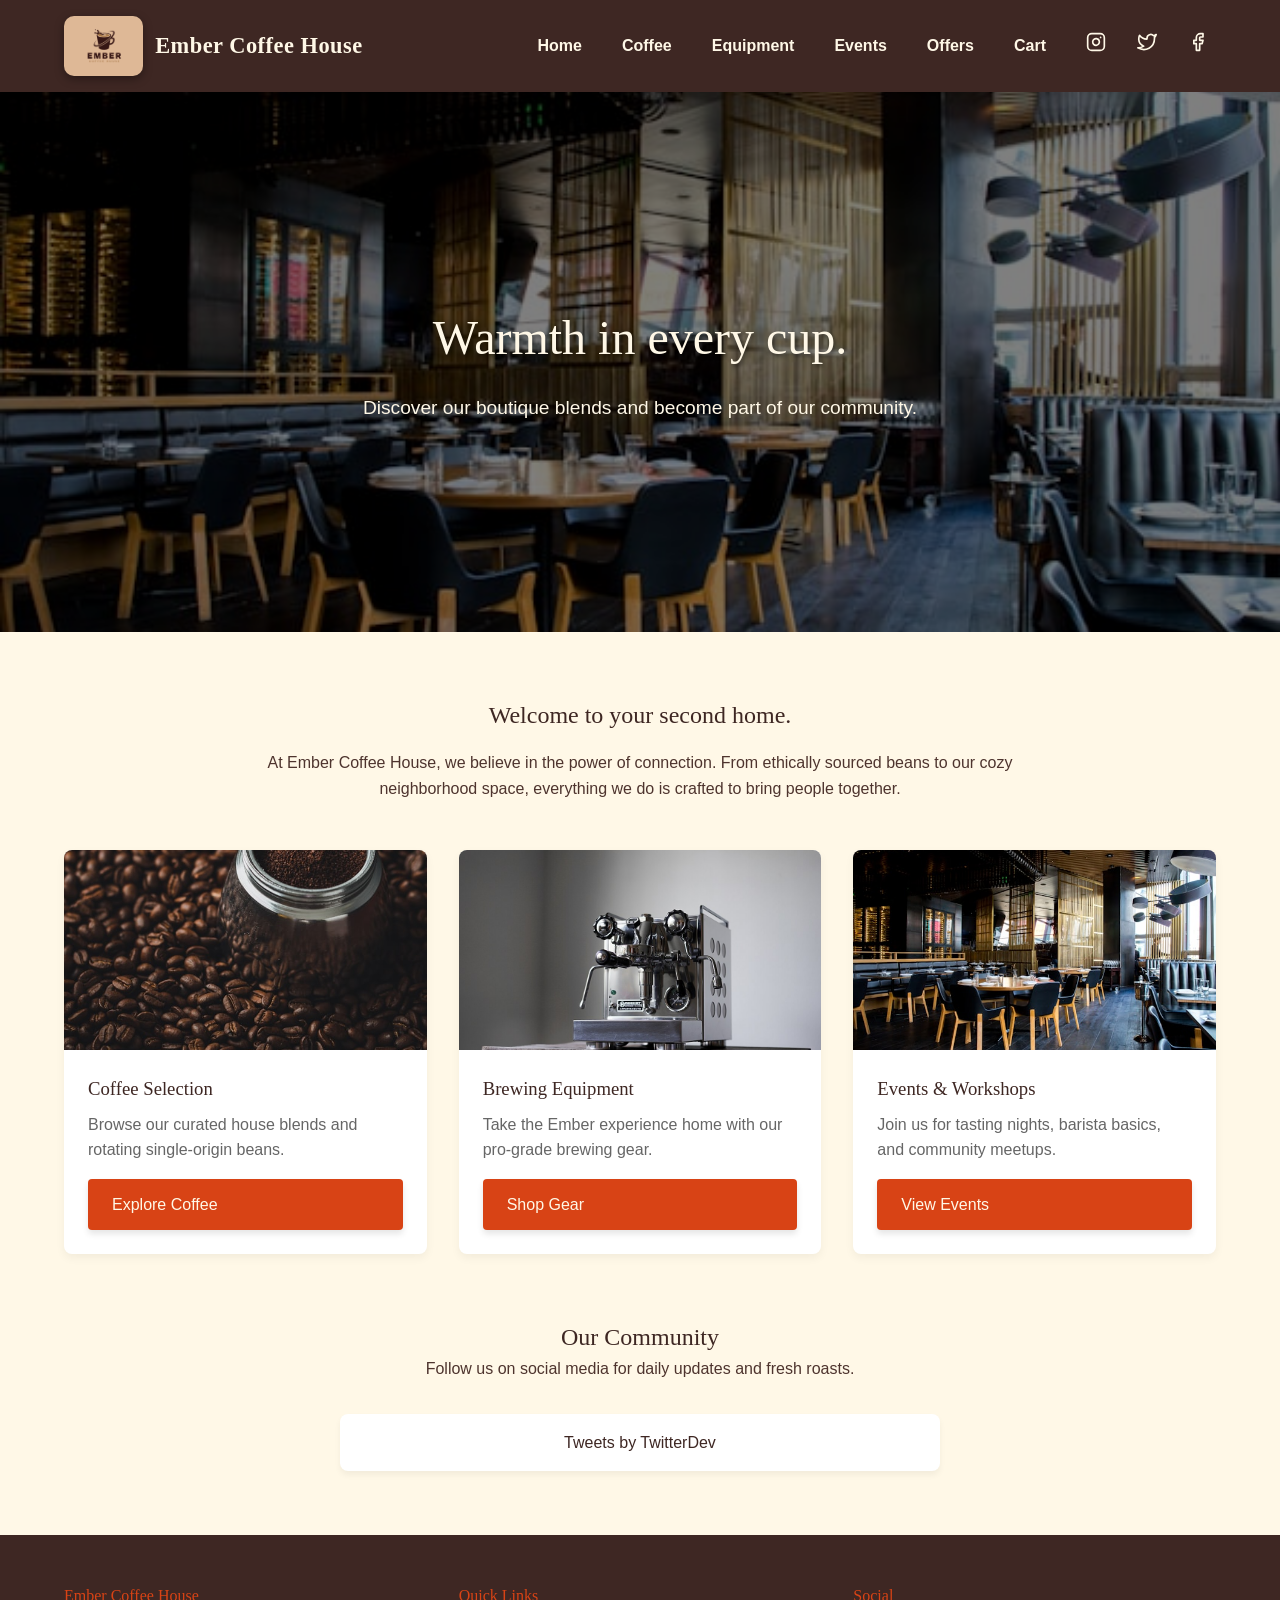
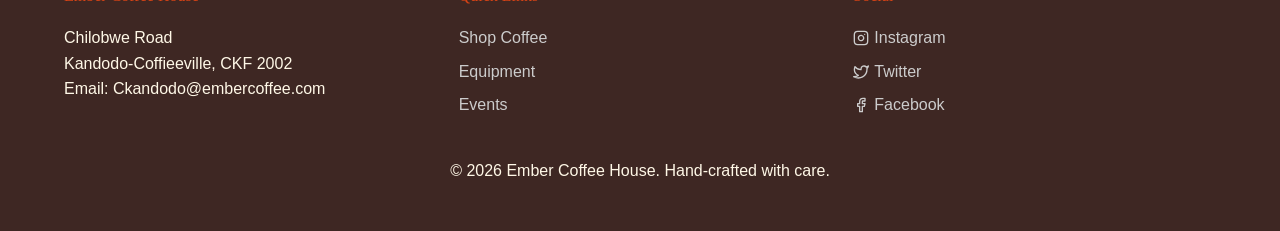
<file: index.html>
<!DOCTYPE html>
<html lang="en">
<head>
  <meta charset="UTF-8">
  <meta name="viewport" content="width=device-width, initial-scale=1.0">
  <title>Ember Coffee House | Warmth in every cup</title>
  <link rel="stylesheet" href="style.css">
</head>
<body>

  <!-- Modal Popup -->
  <div id="firstVisitModal" class="modal-overlay">
    <div class="modal-content">
      <button class="modal-close" id="closeModalBtn">&times;</button>
      <h2>Welcome to Ember</h2>
      <p style="margin: 1rem 0;">Sign up for our newsletter and get 10% off your first purchase.</p>
      <form id="modalForm">
        <div class="form-group">
          <input type="email" class="form-control" placeholder="Enter your email" required>
        </div>
        <button type="submit" class="btn">Claim Discount</button>
      </form>
    </div>
  </div>

  <!-- Header -->
  <header class="site-header">
    <div class="container header-inner">
      <a href="index.html" class="logo"><img src="logo/logo.png" alt="Ember Coffee House Logo" class="logo-img"><span class="logo-text">Ember Coffee House</span></a>
      <button class="hamburger" id="hamburger">☰</button>
      <nav class="main-nav" id="mainNav">
        <ul>
          <li><a href="index.html">Home</a></li>
          <li><a href="coffee-selection.html">Coffee</a></li>
          <li><a href="brewing-equipment.html">Equipment</a></li>
          <li><a href="events-workshops.html">Events</a></li>
          <li><a href="special-offers.html">Offers</a></li>
          <li><a href="shopping-cart.html">Cart</a></li>
          <li style="display: flex; gap: 15px; align-items: center; margin-left: auto;">
            <a href="#" style="color: var(--color-light);" title="Instagram"><svg width="20" height="20" viewBox="0 0 24 24" fill="none" stroke="currentColor" stroke-width="2" stroke-linecap="round" stroke-linejoin="round"><rect x="2" y="2" width="20" height="20" rx="5" ry="5"></rect><path d="M16 11.37A4 4 0 1 1 12.63 8 4 4 0 0 1 16 11.37z"></path><line x1="17.5" y1="6.5" x2="17.51" y2="6.5"></line></svg></a>
            <a href="#" style="color: var(--color-light);" title="Twitter"><svg width="20" height="20" viewBox="0 0 24 24" fill="none" stroke="currentColor" stroke-width="2" stroke-linecap="round" stroke-linejoin="round"><path d="M23 3a10.9 10.9 0 0 1-3.14 1.53 4.48 4.48 0 0 0-7.86 3v1A10.66 10.66 0 0 1 3 4s-4 9 5 13a11.64 11.64 0 0 1-7 2c9 5 20 0 20-11.5a4.5 4.5 0 0 0-.08-.83A7.72 7.72 0 0 0 23 3z"></path></svg></a>
            <a href="#" style="color: var(--color-light);" title="Facebook"><svg width="20" height="20" viewBox="0 0 24 24" fill="none" stroke="currentColor" stroke-width="2" stroke-linecap="round" stroke-linejoin="round"><path d="M18 2h-3a5 5 0 0 0-5 5v3H7v4h3v8h4v-8h3l1-4h-4V7a1 1 0 0 1 1-1h3z"></path></svg></a>
          </li>

        </ul>
      </nav>
    </div>
  </header>

  <!-- Hero Section -->
  <section class="hero">
        <div class="hero-slideshow">
      <div class="slide" style="background-image: url('images/fallback_0.jpg');"></div>
      <div class="slide" style="background-image: url('images/img_6.jpg');"></div>
      <div class="slide" style="background-image: url('images/img_12.jpg');"></div>
      <div class="slide" style="background-image: url('images/img_10.jpg');"></div>
    </div>
    <div class="hero-content">
      <h1>Warmth in every cup.</h1>
      <p>Discover our boutique blends and become part of our community.</p>
    </div>
  </section>

  <!-- Main Content -->
  <main class="container section">
    
    <div style="text-align: center; max-width: 800px; margin: 0 auto 3rem;">
      <h2>Welcome to your second home.</h2>
      <p style="margin-top: 1rem;">At Ember Coffee House, we believe in the power of connection. From ethically sourced beans to our cozy neighborhood space, everything we do is crafted to bring people together.</p>
    </div>

    <!-- Featured Teasers -->
    <div class="grid">
      <div class="card">
        <img src="images/img_13.jpg" alt="Coffee Selection" class="card-img">
        <div class="card-body">
          <h3>Coffee Selection</h3>
          <p>Browse our curated house blends and rotating single-origin beans.</p>
          <a href="coffee-selection.html" class="btn">Explore Coffee</a>
        </div>
      </div>
      <div class="card">
        <img src="images/fallback_1.jpg" alt="Brewing Equipment" class="card-img">
        <div class="card-body">
          <h3>Brewing Equipment</h3>
          <p>Take the Ember experience home with our pro-grade brewing gear.</p>
          <a href="brewing-equipment.html" class="btn">Shop Gear</a>
        </div>
      </div>
      <div class="card">
        <img src="images/img_17.jpg" alt="Events" class="card-img">
        <div class="card-body">
          <h3>Events & Workshops</h3>
          <p>Join us for tasting nights, barista basics, and community meetups.</p>
          <a href="events-workshops.html" class="btn">View Events</a>
        </div>
      </div>
    </div>

    <!-- Plugin 1: Social Media Feed Embed -->
    <div style="margin-top: 4rem; text-align: center;">
      <h2>Our Community</h2>
      <p style="margin-bottom: 2rem;">Follow us on social media for daily updates and fresh roasts.</p>
      <div style="max-width: 600px; margin: 0 auto; background: #fff; padding: 1rem; border-radius: 8px; box-shadow: 0 4px 6px rgba(0,0,0,0.05);">
        <!-- Generic Twitter embed format without external JS dependencies if possible, or standard widget -->
        <a class="twitter-timeline" data-height="400" data-theme="light" href="https://twitter.com/TwitterDev?ref_src=twsrc%5Etfw">Tweets by TwitterDev</a> 
        <script async src="https://platform.twitter.com/widgets.js" charset="utf-8"></script>
      </div>
    </div>

  </main>

  <!-- Footer -->
  <footer class="site-footer">
    <div class="container">
      <div class="footer-grid">
        <div>
          <h4>Ember Coffee House</h4>
          <p>Chilobwe Road<br>Kandodo-Coffieeville, CKF 2002</p>
          <p>Email: Ckandodo@embercoffee.com</p>
        </div>
        <div>
          <h4>Quick Links</h4>
          <ul class="footer-links">
            <li><a href="coffee-selection.html">Shop Coffee</a></li>
            <li><a href="brewing-equipment.html">Equipment</a></li>
            <li><a href="events-workshops.html">Events</a></li>
          </ul>
        </div>
        <div>
          <h4>Social</h4>
          <ul class="footer-links">
            <li><a href="#"><svg width="16" height="16" viewBox="0 0 24 24" fill="none" stroke="currentColor" stroke-width="2" stroke-linecap="round" stroke-linejoin="round" style="vertical-align: text-bottom; margin-right: 5px;"><rect x="2" y="2" width="20" height="20" rx="5" ry="5"></rect><path d="M16 11.37A4 4 0 1 1 12.63 8 4 4 0 0 1 16 11.37z"></path><line x1="17.5" y1="6.5" x2="17.51" y2="6.5"></line></svg>Instagram</a></li>
            <li><a href="#"><svg width="16" height="16" viewBox="0 0 24 24" fill="none" stroke="currentColor" stroke-width="2" stroke-linecap="round" stroke-linejoin="round" style="vertical-align: text-bottom; margin-right: 5px;"><path d="M23 3a10.9 10.9 0 0 1-3.14 1.53 4.48 4.48 0 0 0-7.86 3v1A10.66 10.66 0 0 1 3 4s-4 9 5 13a11.64 11.64 0 0 1-7 2c9 5 20 0 20-11.5a4.5 4.5 0 0 0-.08-.83A7.72 7.72 0 0 0 23 3z"></path></svg>Twitter</a></li>
            <li><a href="#"><svg width="16" height="16" viewBox="0 0 24 24" fill="none" stroke="currentColor" stroke-width="2" stroke-linecap="round" stroke-linejoin="round" style="vertical-align: text-bottom; margin-right: 5px;"><path d="M18 2h-3a5 5 0 0 0-5 5v3H7v4h3v8h4v-8h3l1-4h-4V7a1 1 0 0 1 1-1h3z"></path></svg>Facebook</a></li>
          </ul>
        </div>
      </div>
      <p>&copy; 2026 Ember Coffee House. Hand-crafted with care.</p>
    </div>
  </footer>

  <script src="script.js"></script>
</body>
</html>
</file>
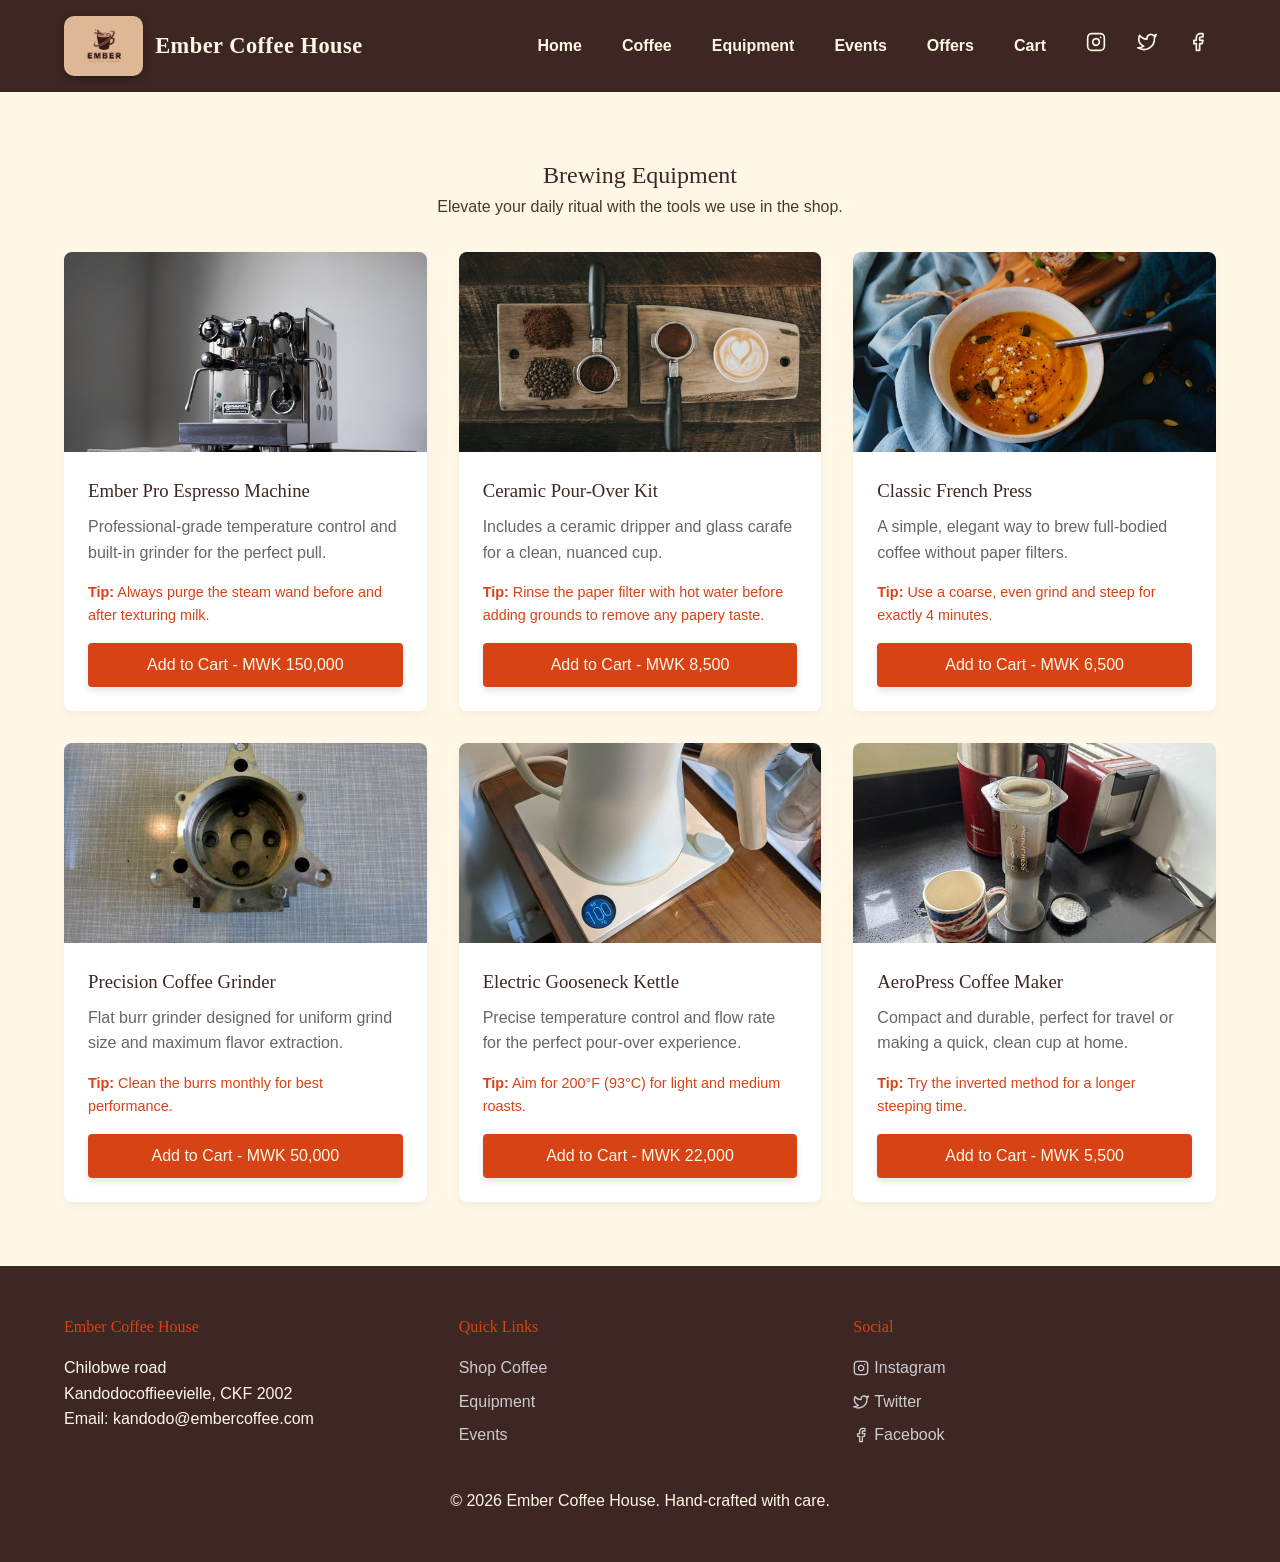
<file: brewing-equipment.html>
<!DOCTYPE html>
<html lang="en">
<head>
  <meta charset="UTF-8">
  <meta name="viewport" content="width=device-width, initial-scale=1.0">
  <title>Ember Coffee House | Equipment</title>
  <link rel="stylesheet" href="style.css">
</head>
<body>

  <!-- Header -->
  <header class="site-header">
    <div class="container header-inner">
      <a href="index.html" class="logo"><img src="logo/logo.png" alt="Ember Coffee House Logo" class="logo-img"><span class="logo-text">Ember Coffee House</span></a>
      <button class="hamburger" id="hamburger">☰</button>
      <nav class="main-nav" id="mainNav">
        <ul>
          <li><a href="index.html">Home</a></li>
          <li><a href="coffee-selection.html">Coffee</a></li>
          <li><a href="brewing-equipment.html">Equipment</a></li>
          <li><a href="events-workshops.html">Events</a></li>
          <li><a href="special-offers.html">Offers</a></li>
          <li><a href="shopping-cart.html">Cart</a></li>
          <li style="display: flex; gap: 15px; align-items: center; margin-left: auto;">
            <a href="#" style="color: var(--color-light);" title="Instagram"><svg width="20" height="20" viewBox="0 0 24 24" fill="none" stroke="currentColor" stroke-width="2" stroke-linecap="round" stroke-linejoin="round"><rect x="2" y="2" width="20" height="20" rx="5" ry="5"></rect><path d="M16 11.37A4 4 0 1 1 12.63 8 4 4 0 0 1 16 11.37z"></path><line x1="17.5" y1="6.5" x2="17.51" y2="6.5"></line></svg></a>
            <a href="#" style="color: var(--color-light);" title="Twitter"><svg width="20" height="20" viewBox="0 0 24 24" fill="none" stroke="currentColor" stroke-width="2" stroke-linecap="round" stroke-linejoin="round"><path d="M23 3a10.9 10.9 0 0 1-3.14 1.53 4.48 4.48 0 0 0-7.86 3v1A10.66 10.66 0 0 1 3 4s-4 9 5 13a11.64 11.64 0 0 1-7 2c9 5 20 0 20-11.5a4.5 4.5 0 0 0-.08-.83A7.72 7.72 0 0 0 23 3z"></path></svg></a>
            <a href="#" style="color: var(--color-light);" title="Facebook"><svg width="20" height="20" viewBox="0 0 24 24" fill="none" stroke="currentColor" stroke-width="2" stroke-linecap="round" stroke-linejoin="round"><path d="M18 2h-3a5 5 0 0 0-5 5v3H7v4h3v8h4v-8h3l1-4h-4V7a1 1 0 0 1 1-1h3z"></path></svg></a>
          </li>

        </ul>
      </nav>
    </div>
  </header>

  <main class="container section">
    
    <div style="text-align: center; margin-bottom: 2rem;">
      <h2>Brewing Equipment</h2>
      <p>Elevate your daily ritual with the tools we use in the shop.</p>
    </div>

    <!-- Equipment Grid -->
    <div class="grid">
      
      <div class="card">
        <img src="images/fallback_1.jpg" alt="Espresso Machine" class="card-img">
        <div class="card-body">
          <h3>Ember Pro Espresso Machine</h3>
          <p>Professional-grade temperature control and built-in grinder for the perfect pull.</p>
          <p style="font-size: 0.9rem; color: var(--color-accent); margin-bottom: 1rem;"><strong>Tip:</strong> Always purge the steam wand before and after texturing milk.</p>
          <button class="btn add-to-cart" style="margin-top: auto;" data-id="e1" data-name="Ember Pro Espresso Machine" data-price="150000.00" data-img="images/img_1.jpg">Add to Cart - MWK 150,000</button>
        </div>
      </div>

      <div class="card">
        <img src="images/img_2.jpg" alt="Pour Over Kit" class="card-img">
        <div class="card-body">
          <h3>Ceramic Pour-Over Kit</h3>
          <p>Includes a ceramic dripper and glass carafe for a clean, nuanced cup.</p>
          <p style="font-size: 0.9rem; color: var(--color-accent); margin-bottom: 1rem;"><strong>Tip:</strong> Rinse the paper filter with hot water before adding grounds to remove any papery taste.</p>
          <button class="btn add-to-cart" style="margin-top: auto;" data-id="e2" data-name="Ceramic Pour-Over Kit" data-price="8500.00" data-img="images/img_7.jpg">Add to Cart - MWK 8,500</button>
        </div>
      </div>

      <div class="card">
        <img src="images/img_14.jpg" alt="French Press" class="card-img">
        <div class="card-body">
          <h3>Classic French Press</h3>
          <p>A simple, elegant way to brew full-bodied coffee without paper filters.</p>
          <p style="font-size: 0.9rem; color: var(--color-accent); margin-bottom: 1rem;"><strong>Tip:</strong> Use a coarse, even grind and steep for exactly 4 minutes.</p>
          <button class="btn add-to-cart" style="margin-top: auto;" data-id="e3" data-name="Classic French Press" data-price="6500.00" data-img="images/img_24.jpg">Add to Cart - MWK 6,500</button>
        </div>
      </div>


      <div class="card">
        <img src="images/real_grinder.jpg" alt="Precision Coffee Grinder" class="card-img">
        <div class="card-body">
          <h3>Precision Coffee Grinder</h3>
          <p>Flat burr grinder designed for uniform grind size and maximum flavor extraction.</p>
          <p style="font-size: 0.9rem; color: var(--color-accent); margin-bottom: 1rem;"><strong>Tip:</strong> Clean the burrs monthly for best performance.</p>
          <button class="btn add-to-cart" style="margin-top: auto;" data-id="e4" data-name="Precision Coffee Grinder" data-price="50000.00" data-img="images/img_22.jpg">Add to Cart - MWK 50,000</button>
        </div>
      </div>

      <div class="card">
        <img src="images/real_kettle.jpg" alt="Gooseneck Kettle" class="card-img">
        <div class="card-body">
          <h3>Electric Gooseneck Kettle</h3>
          <p>Precise temperature control and flow rate for the perfect pour-over experience.</p>
          <p style="font-size: 0.9rem; color: var(--color-accent); margin-bottom: 1rem;"><strong>Tip:</strong> Aim for 200°F (93°C) for light and medium roasts.</p>
          <button class="btn add-to-cart" style="margin-top: auto;" data-id="e5" data-name="Electric Gooseneck Kettle" data-price="22000.00" data-img="images/img_9.jpg">Add to Cart - MWK 22,000</button>
        </div>
      </div>

      <div class="card">
        <img src="images/real_aeropress.jpg" alt="Aeropress" class="card-img">
        <div class="card-body">
          <h3>AeroPress Coffee Maker</h3>
          <p>Compact and durable, perfect for travel or making a quick, clean cup at home.</p>
          <p style="font-size: 0.9rem; color: var(--color-accent); margin-bottom: 1rem;"><strong>Tip:</strong> Try the inverted method for a longer steeping time.</p>
          <button class="btn add-to-cart" style="margin-top: auto;" data-id="e6" data-name="AeroPress Coffee Maker" data-price="5500.00" data-img="images/img_11.jpg">Add to Cart - MWK 5,500</button>
        </div>
      </div>
    </div>

  </main>

  <!-- Footer -->
  <footer class="site-footer">
    <div class="container">
      <div class="footer-grid">
        <div>
          <h4>Ember Coffee House</h4>
          <p>Chilobwe road<br>Kandodocoffieevielle, CKF 2002</p>
          <p>Email: kandodo@embercoffee.com</p>
        </div>
        <div>
          <h4>Quick Links</h4>
          <ul class="footer-links">
            <li><a href="coffee-selection.html">Shop Coffee</a></li>
            <li><a href="brewing-equipment.html">Equipment</a></li>
            <li><a href="events-workshops.html">Events</a></li>
          </ul>
        </div>
        <div>
          <h4>Social</h4>
          <ul class="footer-links">
            <li><a href="#"><svg width="16" height="16" viewBox="0 0 24 24" fill="none" stroke="currentColor" stroke-width="2" stroke-linecap="round" stroke-linejoin="round" style="vertical-align: text-bottom; margin-right: 5px;"><rect x="2" y="2" width="20" height="20" rx="5" ry="5"></rect><path d="M16 11.37A4 4 0 1 1 12.63 8 4 4 0 0 1 16 11.37z"></path><line x1="17.5" y1="6.5" x2="17.51" y2="6.5"></line></svg>Instagram</a></li>
            <li><a href="#"><svg width="16" height="16" viewBox="0 0 24 24" fill="none" stroke="currentColor" stroke-width="2" stroke-linecap="round" stroke-linejoin="round" style="vertical-align: text-bottom; margin-right: 5px;"><path d="M23 3a10.9 10.9 0 0 1-3.14 1.53 4.48 4.48 0 0 0-7.86 3v1A10.66 10.66 0 0 1 3 4s-4 9 5 13a11.64 11.64 0 0 1-7 2c9 5 20 0 20-11.5a4.5 4.5 0 0 0-.08-.83A7.72 7.72 0 0 0 23 3z"></path></svg>Twitter</a></li>
            <li><a href="#"><svg width="16" height="16" viewBox="0 0 24 24" fill="none" stroke="currentColor" stroke-width="2" stroke-linecap="round" stroke-linejoin="round" style="vertical-align: text-bottom; margin-right: 5px;"><path d="M18 2h-3a5 5 0 0 0-5 5v3H7v4h3v8h4v-8h3l1-4h-4V7a1 1 0 0 1 1-1h3z"></path></svg>Facebook</a></li>
          </ul>
        </div>
      </div>
      <p>&copy; 2026 Ember Coffee House. Hand-crafted with care.</p>
    </div>
  </footer>

  <script src="script.js"></script>
</body>
</html>
</file>
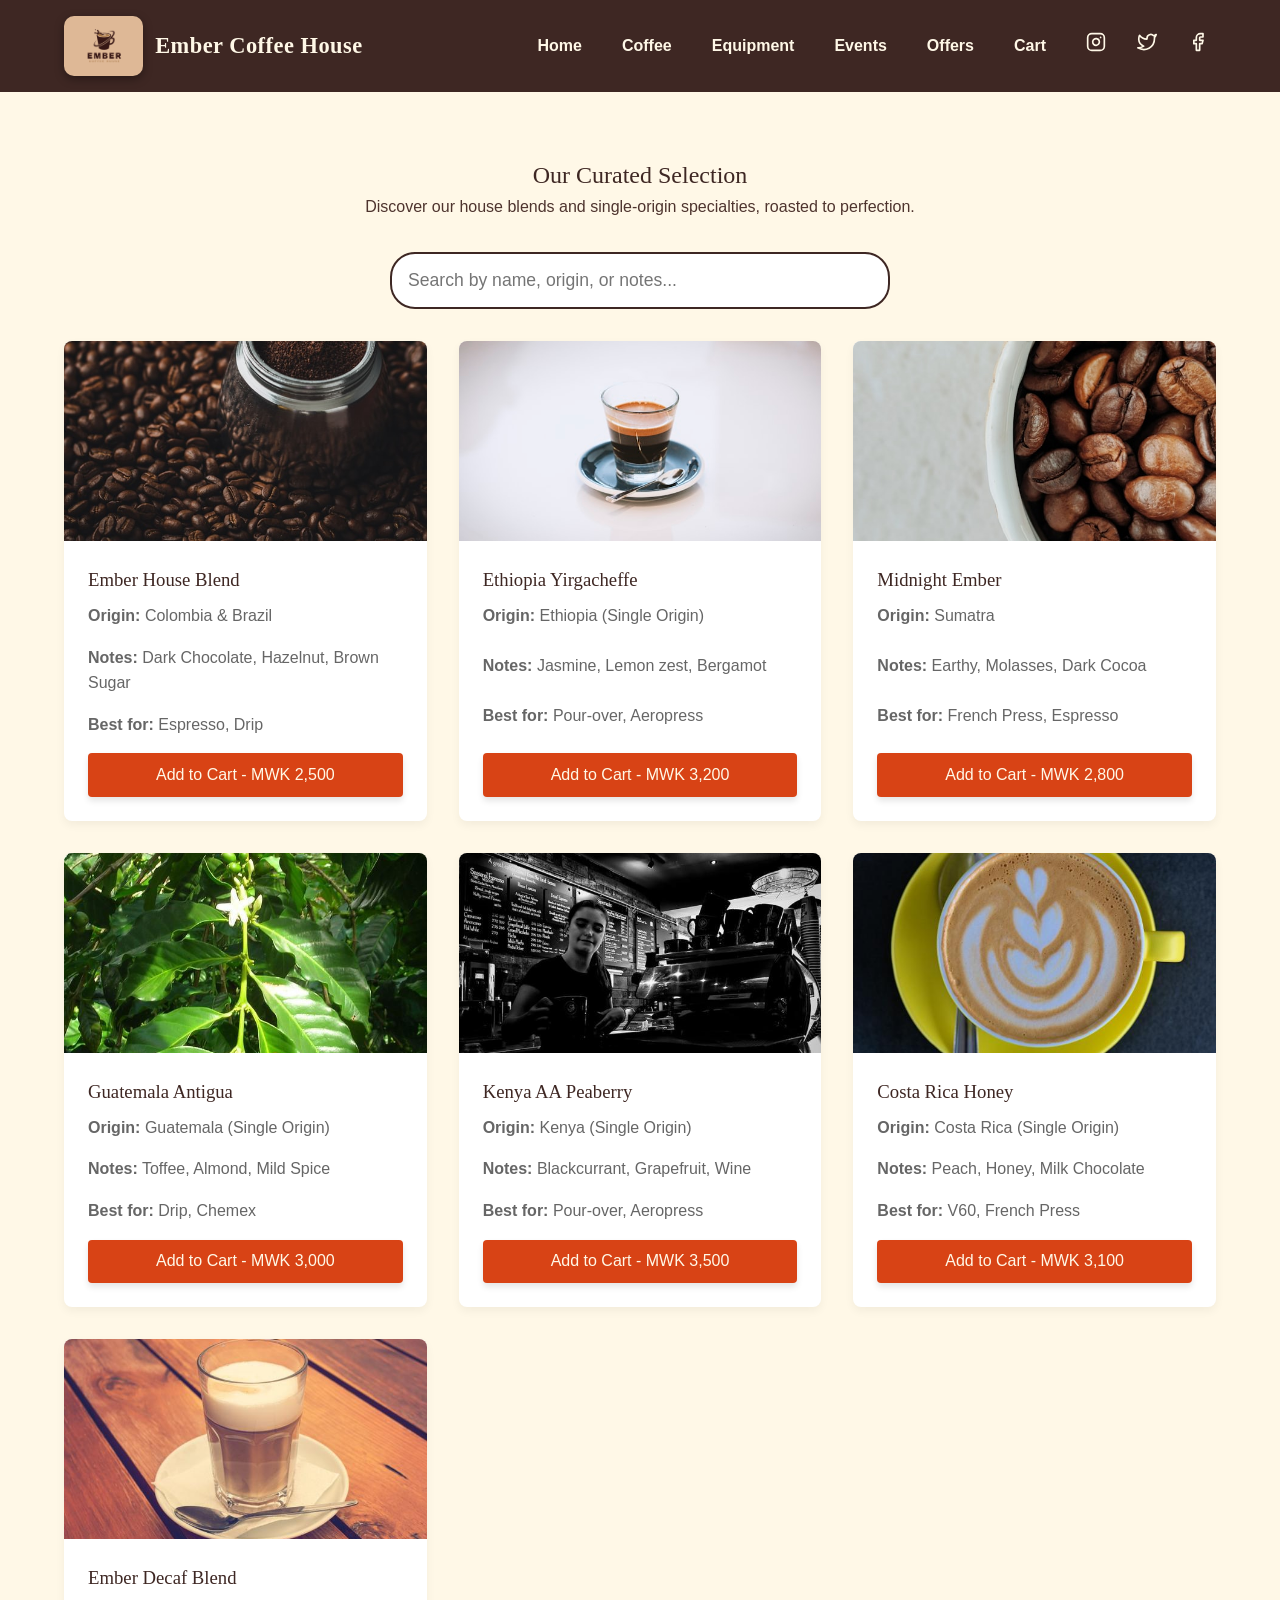
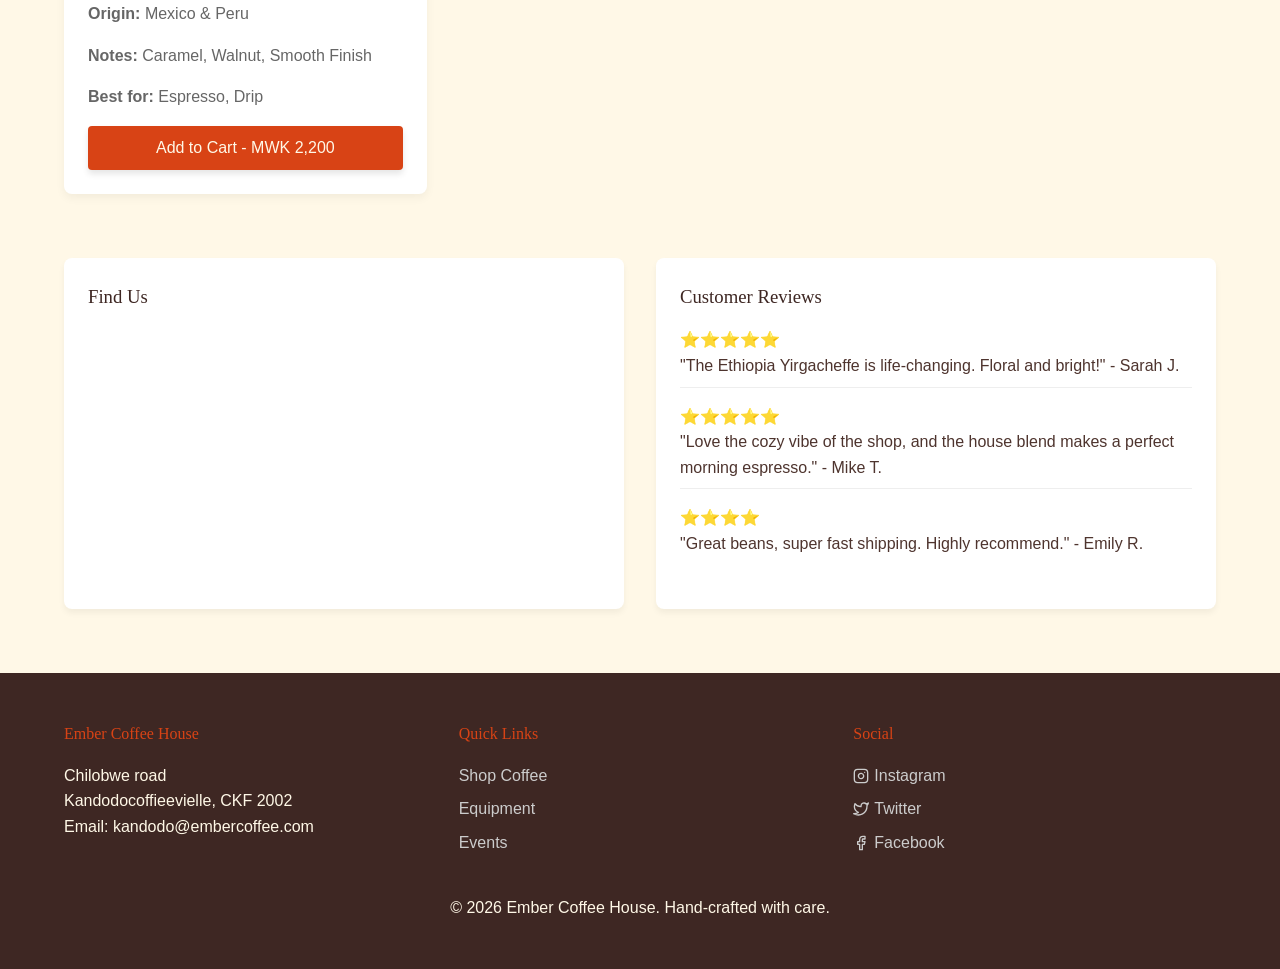
<file: coffee-selection.html>
<!DOCTYPE html>
<html lang="en">
<head>
  <meta charset="UTF-8">
  <meta name="viewport" content="width=device-width, initial-scale=1.0">
  <title>Ember Coffee House | Coffee Selection</title>
  <link rel="stylesheet" href="style.css">
</head>
<body>

  <!-- Header -->
  <header class="site-header">
    <div class="container header-inner">
      <a href="index.html" class="logo"><img src="logo/logo.png" alt="Ember Coffee House Logo" class="logo-img"><span class="logo-text">Ember Coffee House</span></a>
      <button class="hamburger" id="hamburger">☰</button>
      <nav class="main-nav" id="mainNav">
        <ul>
          <li><a href="index.html">Home</a></li>
          <li><a href="coffee-selection.html">Coffee</a></li>
          <li><a href="brewing-equipment.html">Equipment</a></li>
          <li><a href="events-workshops.html">Events</a></li>
          <li><a href="special-offers.html">Offers</a></li>
          <li><a href="shopping-cart.html">Cart</a></li>
          <li style="display: flex; gap: 15px; align-items: center; margin-left: auto;">
            <a href="#" style="color: var(--color-light);" title="Instagram"><svg width="20" height="20" viewBox="0 0 24 24" fill="none" stroke="currentColor" stroke-width="2" stroke-linecap="round" stroke-linejoin="round"><rect x="2" y="2" width="20" height="20" rx="5" ry="5"></rect><path d="M16 11.37A4 4 0 1 1 12.63 8 4 4 0 0 1 16 11.37z"></path><line x1="17.5" y1="6.5" x2="17.51" y2="6.5"></line></svg></a>
            <a href="#" style="color: var(--color-light);" title="Twitter"><svg width="20" height="20" viewBox="0 0 24 24" fill="none" stroke="currentColor" stroke-width="2" stroke-linecap="round" stroke-linejoin="round"><path d="M23 3a10.9 10.9 0 0 1-3.14 1.53 4.48 4.48 0 0 0-7.86 3v1A10.66 10.66 0 0 1 3 4s-4 9 5 13a11.64 11.64 0 0 1-7 2c9 5 20 0 20-11.5a4.5 4.5 0 0 0-.08-.83A7.72 7.72 0 0 0 23 3z"></path></svg></a>
            <a href="#" style="color: var(--color-light);" title="Facebook"><svg width="20" height="20" viewBox="0 0 24 24" fill="none" stroke="currentColor" stroke-width="2" stroke-linecap="round" stroke-linejoin="round"><path d="M18 2h-3a5 5 0 0 0-5 5v3H7v4h3v8h4v-8h3l1-4h-4V7a1 1 0 0 1 1-1h3z"></path></svg></a>
          </li>

        </ul>
      </nav>
    </div>
  </header>

  <main class="container section">
    
    <div style="text-align: center; margin-bottom: 2rem;">
      <h2>Our Curated Selection</h2>
      <p>Discover our house blends and single-origin specialties, roasted to perfection.</p>
    </div>

    <!-- Live Search -->
    <div class="search-bar">
      <input type="text" id="coffeeSearch" class="search-input" placeholder="Search by name, origin, or notes...">
    </div>

    <!-- Coffee Grid -->
    <div class="grid" id="coffeeGrid">
      
      <div class="card coffee-card">
        <img src="images/img_13.jpg" alt="Ember House Blend" class="card-img">
        <div class="card-body">
          <h3>Ember House Blend</h3>
          <p><strong>Origin:</strong> Colombia & Brazil</p>
          <p><strong>Notes:</strong> Dark Chocolate, Hazelnut, Brown Sugar</p>
          <p><strong>Best for:</strong> Espresso, Drip</p>
          <button class="btn add-to-cart" style="margin-top: auto;" data-id="c1" data-name="Ember House Blend" data-price="2500.00" data-img="images/img_8.jpg">Add to Cart - MWK 2,500</button>
        </div>
      </div>

      <div class="card coffee-card">
        <img src="images/img_19.jpg" alt="Ethiopia Yirgacheffe" class="card-img">
        <div class="card-body">
          <h3>Ethiopia Yirgacheffe</h3>
          <p><strong>Origin:</strong> Ethiopia (Single Origin)</p>
          <p><strong>Notes:</strong> Jasmine, Lemon zest, Bergamot</p>
          <p><strong>Best for:</strong> Pour-over, Aeropress</p>
          <button class="btn add-to-cart" style="margin-top: auto;" data-id="c2" data-name="Ethiopia Yirgacheffe" data-price="3200.00" data-img="images/img_18.jpg">Add to Cart - MWK 3,200</button>
        </div>
      </div>

      <div class="card coffee-card">
        <img src="images/img_20.jpg" alt="Midnight Ember" class="card-img">
        <div class="card-body">
          <h3>Midnight Ember</h3>
          <p><strong>Origin:</strong> Sumatra</p>
          <p><strong>Notes:</strong> Earthy, Molasses, Dark Cocoa</p>
          <p><strong>Best for:</strong> French Press, Espresso</p>
          <button class="btn add-to-cart" style="margin-top: auto;" data-id="c3" data-name="Midnight Ember" data-price="2800.00" data-img="images/img_5.jpg">Add to Cart - MWK 2,800</button>
        </div>
      </div>


      <div class="card coffee-card">
        <img src="images/coffee_guatemala.jpg" alt="Guatemala Antigua" class="card-img">
        <div class="card-body">
          <h3>Guatemala Antigua</h3>
          <p><strong>Origin:</strong> Guatemala (Single Origin)</p>
          <p><strong>Notes:</strong> Toffee, Almond, Mild Spice</p>
          <p><strong>Best for:</strong> Drip, Chemex</p>
          <button class="btn add-to-cart" style="margin-top: auto;" data-id="c4" data-name="Guatemala Antigua" data-price="3000.00" data-img="images/coffee_guatemala.jpg">Add to Cart - MWK 3,000</button>
        </div>
      </div>

      <div class="card coffee-card">
        <img src="images/coffee_kenya.jpg" alt="Kenya AA Peaberry" class="card-img">
        <div class="card-body">
          <h3>Kenya AA Peaberry</h3>
          <p><strong>Origin:</strong> Kenya (Single Origin)</p>
          <p><strong>Notes:</strong> Blackcurrant, Grapefruit, Wine</p>
          <p><strong>Best for:</strong> Pour-over, Aeropress</p>
          <button class="btn add-to-cart" style="margin-top: auto;" data-id="c5" data-name="Kenya AA Peaberry" data-price="3500.00" data-img="images/coffee_kenya.jpg">Add to Cart - MWK 3,500</button>
        </div>
      </div>

      <div class="card coffee-card">
        <img src="images/coffee_costarica.jpg" alt="Costa Rica Honey" class="card-img">
        <div class="card-body">
          <h3>Costa Rica Honey</h3>
          <p><strong>Origin:</strong> Costa Rica (Single Origin)</p>
          <p><strong>Notes:</strong> Peach, Honey, Milk Chocolate</p>
          <p><strong>Best for:</strong> V60, French Press</p>
          <button class="btn add-to-cart" style="margin-top: auto;" data-id="c6" data-name="Costa Rica Honey" data-price="3100.00" data-img="images/coffee_costarica.jpg">Add to Cart - MWK 3,100</button>
        </div>
      </div>

      <div class="card coffee-card">
        <img src="images/coffee_decaf.jpg" alt="Ember Decaf Blend" class="card-img">
        <div class="card-body">
          <h3>Ember Decaf Blend</h3>
          <p><strong>Origin:</strong> Mexico & Peru</p>
          <p><strong>Notes:</strong> Caramel, Walnut, Smooth Finish</p>
          <p><strong>Best for:</strong> Espresso, Drip</p>
          <button class="btn add-to-cart" style="margin-top: auto;" data-id="c7" data-name="Ember Decaf Blend" data-price="2200.00" data-img="images/coffee_decaf.jpg">Add to Cart - MWK 2,200</button>
        </div>
      </div>
    </div>

    <!-- Plugins -->
    <div class="grid" style="margin-top: 4rem;">
      <!-- Plugin 2: Map -->
      <div style="background: #fff; padding: 1.5rem; border-radius: 8px; box-shadow: 0 4px 6px rgba(0,0,0,0.05);">
        <h3 style="margin-bottom: 1rem;">Find Us</h3>
        <iframe src="https://www.google.com/maps/embed?pb=!1m18!1m12!1m3!1d3151.835434509374!2d144.95373531590403!3d-37.81720974202164!2m3!1f0!2f0!3f0!3m2!1i1024!2i768!4f13.1!3m3!1m2!1s0x6ad65d4c2b349649%3A0xb6899234e561db11!2sEnvato!5e0!3m2!1sen!2sau!4v1622615462719!5m2!1sen!2sau" width="100%" height="250" style="border:0; border-radius: 4px;" allowfullscreen="" loading="lazy"></iframe>
      </div>
      
      <!-- Plugin 3: Reviews Widget -->
      <div style="background: #fff; padding: 1.5rem; border-radius: 8px; box-shadow: 0 4px 6px rgba(0,0,0,0.05);">
        <h3 style="margin-bottom: 1rem;">Customer Reviews</h3>
        <!-- Mock Vanilla JS Review Widget -->
        <div id="review-widget">
          <div style="margin-bottom: 1rem; border-bottom: 1px solid #eee; padding-bottom: 0.5rem;">
            <strong>⭐⭐⭐⭐⭐</strong>
            <p>"The Ethiopia Yirgacheffe is life-changing. Floral and bright!" - Sarah J.</p>
          </div>
          <div style="margin-bottom: 1rem; border-bottom: 1px solid #eee; padding-bottom: 0.5rem;">
            <strong>⭐⭐⭐⭐⭐</strong>
            <p>"Love the cozy vibe of the shop, and the house blend makes a perfect morning espresso." - Mike T.</p>
          </div>
          <div>
            <strong>⭐⭐⭐⭐</strong>
            <p>"Great beans, super fast shipping. Highly recommend." - Emily R.</p>
          </div>
        </div>
      </div>
    </div>

  </main>

  <!-- Footer -->
  <footer class="site-footer">
    <div class="container">
      <div class="footer-grid">
        <div>
          <h4>Ember Coffee House</h4>
          <p>Chilobwe road<br>Kandodocoffieevielle, CKF 2002</p>
          <p>Email: kandodo@embercoffee.com</p>
        </div>
        <div>
          <h4>Quick Links</h4>
          <ul class="footer-links">
            <li><a href="coffee-selection.html">Shop Coffee</a></li>
            <li><a href="brewing-equipment.html">Equipment</a></li>
            <li><a href="events-workshops.html">Events</a></li>
          </ul>
        </div>
        <div>
          <h4>Social</h4>
          <ul class="footer-links">
            <li><a href="#"><svg width="16" height="16" viewBox="0 0 24 24" fill="none" stroke="currentColor" stroke-width="2" stroke-linecap="round" stroke-linejoin="round" style="vertical-align: text-bottom; margin-right: 5px;"><rect x="2" y="2" width="20" height="20" rx="5" ry="5"></rect><path d="M16 11.37A4 4 0 1 1 12.63 8 4 4 0 0 1 16 11.37z"></path><line x1="17.5" y1="6.5" x2="17.51" y2="6.5"></line></svg>Instagram</a></li>
            <li><a href="#"><svg width="16" height="16" viewBox="0 0 24 24" fill="none" stroke="currentColor" stroke-width="2" stroke-linecap="round" stroke-linejoin="round" style="vertical-align: text-bottom; margin-right: 5px;"><path d="M23 3a10.9 10.9 0 0 1-3.14 1.53 4.48 4.48 0 0 0-7.86 3v1A10.66 10.66 0 0 1 3 4s-4 9 5 13a11.64 11.64 0 0 1-7 2c9 5 20 0 20-11.5a4.5 4.5 0 0 0-.08-.83A7.72 7.72 0 0 0 23 3z"></path></svg>Twitter</a></li>
            <li><a href="#"><svg width="16" height="16" viewBox="0 0 24 24" fill="none" stroke="currentColor" stroke-width="2" stroke-linecap="round" stroke-linejoin="round" style="vertical-align: text-bottom; margin-right: 5px;"><path d="M18 2h-3a5 5 0 0 0-5 5v3H7v4h3v8h4v-8h3l1-4h-4V7a1 1 0 0 1 1-1h3z"></path></svg>Facebook</a></li>
          </ul>
        </div>
      </div>
      <p>&copy; 2026 Ember Coffee House. Hand-crafted with care.</p>
    </div>
  </footer>

  <script src="script.js"></script>
</body>
</html>
</file>
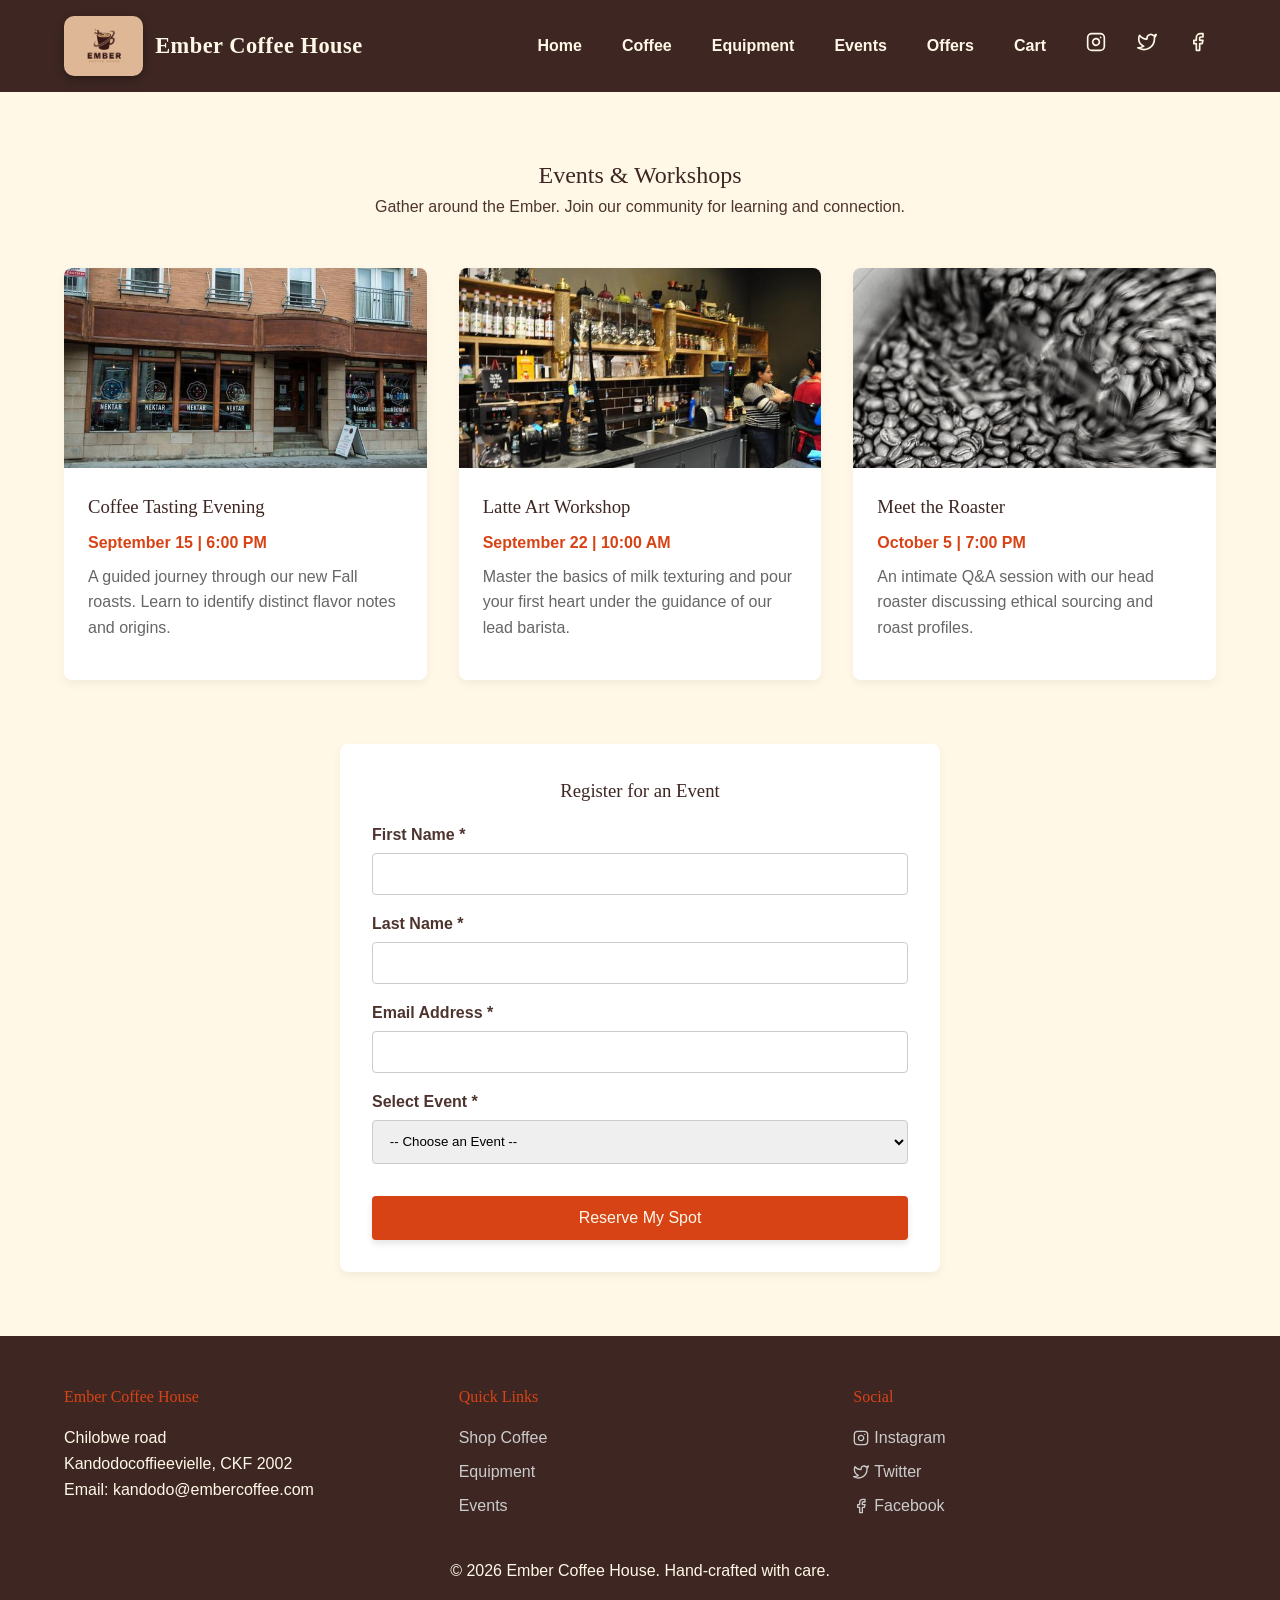
<file: events-workshops.html>
<!DOCTYPE html>
<html lang="en">
<head>
  <meta charset="UTF-8">
  <meta name="viewport" content="width=device-width, initial-scale=1.0">
  <title>Ember Coffee House | Events & Workshops</title>
  <link rel="stylesheet" href="style.css">
</head>
<body>

  <!-- Header -->
  <header class="site-header">
    <div class="container header-inner">
      <a href="index.html" class="logo"><img src="logo/logo.png" alt="Ember Coffee House Logo" class="logo-img"><span class="logo-text">Ember Coffee House</span></a>
      <button class="hamburger" id="hamburger">☰</button>
      <nav class="main-nav" id="mainNav">
        <ul>
          <li><a href="index.html">Home</a></li>
          <li><a href="coffee-selection.html">Coffee</a></li>
          <li><a href="brewing-equipment.html">Equipment</a></li>
          <li><a href="events-workshops.html">Events</a></li>
          <li><a href="special-offers.html">Offers</a></li>
          <li><a href="shopping-cart.html">Cart</a></li>
          <li style="display: flex; gap: 15px; align-items: center; margin-left: auto;">
            <a href="#" style="color: var(--color-light);" title="Instagram"><svg width="20" height="20" viewBox="0 0 24 24" fill="none" stroke="currentColor" stroke-width="2" stroke-linecap="round" stroke-linejoin="round"><rect x="2" y="2" width="20" height="20" rx="5" ry="5"></rect><path d="M16 11.37A4 4 0 1 1 12.63 8 4 4 0 0 1 16 11.37z"></path><line x1="17.5" y1="6.5" x2="17.51" y2="6.5"></line></svg></a>
            <a href="#" style="color: var(--color-light);" title="Twitter"><svg width="20" height="20" viewBox="0 0 24 24" fill="none" stroke="currentColor" stroke-width="2" stroke-linecap="round" stroke-linejoin="round"><path d="M23 3a10.9 10.9 0 0 1-3.14 1.53 4.48 4.48 0 0 0-7.86 3v1A10.66 10.66 0 0 1 3 4s-4 9 5 13a11.64 11.64 0 0 1-7 2c9 5 20 0 20-11.5a4.5 4.5 0 0 0-.08-.83A7.72 7.72 0 0 0 23 3z"></path></svg></a>
            <a href="#" style="color: var(--color-light);" title="Facebook"><svg width="20" height="20" viewBox="0 0 24 24" fill="none" stroke="currentColor" stroke-width="2" stroke-linecap="round" stroke-linejoin="round"><path d="M18 2h-3a5 5 0 0 0-5 5v3H7v4h3v8h4v-8h3l1-4h-4V7a1 1 0 0 1 1-1h3z"></path></svg></a>
          </li>

        </ul>
      </nav>
    </div>
  </header>

  <main class="container section">
    
    <div style="text-align: center; margin-bottom: 3rem;">
      <h2>Events & Workshops</h2>
      <p>Gather around the Ember. Join our community for learning and connection.</p>
    </div>

    <!-- Events List -->
    <div class="grid" style="margin-bottom: 4rem;">
      <div class="card">
        <img src="images/real_tasting.jpg" alt="Coffee Tasting Evening" class="card-img">
        <div class="card-body">
          <h3>Coffee Tasting Evening</h3>
          <p style="color: var(--color-accent); font-weight: bold; margin-bottom: 0.5rem;">September 15 | 6:00 PM</p>
          <p>A guided journey through our new Fall roasts. Learn to identify distinct flavor notes and origins.</p>
        </div>
      </div>
      <div class="card">
        <img src="images/real_latte_art.jpg" alt="Latte Art Workshop" class="card-img">
        <div class="card-body">
          <h3>Latte Art Workshop</h3>
          <p style="color: var(--color-accent); font-weight: bold; margin-bottom: 0.5rem;">September 22 | 10:00 AM</p>
          <p>Master the basics of milk texturing and pour your first heart under the guidance of our lead barista.</p>
        </div>
      </div>
      <div class="card">
        <img src="images/real_roaster.jpg" alt="Meet the Roaster" class="card-img">
        <div class="card-body">
          <h3>Meet the Roaster</h3>
          <p style="color: var(--color-accent); font-weight: bold; margin-bottom: 0.5rem;">October 5 | 7:00 PM</p>
          <p>An intimate Q&A session with our head roaster discussing ethical sourcing and roast profiles.</p>
        </div>
      </div>
    </div>

    <!-- Registration Form -->
    <div style="max-width: 600px; margin: 0 auto; background: #fff; padding: 2rem; border-radius: 8px; box-shadow: 0 4px 10px rgba(0,0,0,0.05);">
      <h3 style="margin-bottom: 1rem; text-align: center;">Register for an Event</h3>
      <form id="eventForm" action="mailto:events@embercoffee.com" method="post" enctype="text/plain">
        <div class="form-group">
          <label for="fname">First Name *</label>
          <input type="text" id="fname" name="FirstName" class="form-control" required>
        </div>
        <div class="form-group">
          <label for="lname">Last Name *</label>
          <input type="text" id="lname" name="LastName" class="form-control" required>
        </div>
        <div class="form-group">
          <label for="email">Email Address *</label>
          <input type="email" id="email" name="Email" class="form-control" required>
        </div>
        <div class="form-group" style="margin-bottom: 2rem;">
          <label for="eventSelect">Select Event *</label>
          <select id="eventSelect" name="Event" class="form-control" required>
            <option value="">-- Choose an Event --</option>
            <option value="Tasting Evening">Coffee Tasting Evening - Sept 15</option>
            <option value="Latte Art">Latte Art Workshop - Sept 22</option>
            <option value="Meet Roaster">Meet the Roaster - Oct 5</option>
          </select>
        </div>
        <button type="submit" class="btn" style="width: 100%;">Reserve My Spot</button>
      </form>
    </div>

  </main>

  <!-- Footer -->
  <footer class="site-footer">
    <div class="container">
      <div class="footer-grid">
        <div>
          <h4>Ember Coffee House</h4>
          <p>Chilobwe road<br>Kandodocoffieevielle, CKF 2002</p>
          <p>Email: kandodo@embercoffee.com</p>
        </div>
        <div>
          <h4>Quick Links</h4>
          <ul class="footer-links">
            <li><a href="coffee-selection.html">Shop Coffee</a></li>
            <li><a href="brewing-equipment.html">Equipment</a></li>
            <li><a href="events-workshops.html">Events</a></li>
          </ul>
        </div>
        <div>
          <h4>Social</h4>
          <ul class="footer-links">
            <li><a href="#"><svg width="16" height="16" viewBox="0 0 24 24" fill="none" stroke="currentColor" stroke-width="2" stroke-linecap="round" stroke-linejoin="round" style="vertical-align: text-bottom; margin-right: 5px;"><rect x="2" y="2" width="20" height="20" rx="5" ry="5"></rect><path d="M16 11.37A4 4 0 1 1 12.63 8 4 4 0 0 1 16 11.37z"></path><line x1="17.5" y1="6.5" x2="17.51" y2="6.5"></line></svg>Instagram</a></li>
            <li><a href="#"><svg width="16" height="16" viewBox="0 0 24 24" fill="none" stroke="currentColor" stroke-width="2" stroke-linecap="round" stroke-linejoin="round" style="vertical-align: text-bottom; margin-right: 5px;"><path d="M23 3a10.9 10.9 0 0 1-3.14 1.53 4.48 4.48 0 0 0-7.86 3v1A10.66 10.66 0 0 1 3 4s-4 9 5 13a11.64 11.64 0 0 1-7 2c9 5 20 0 20-11.5a4.5 4.5 0 0 0-.08-.83A7.72 7.72 0 0 0 23 3z"></path></svg>Twitter</a></li>
            <li><a href="#"><svg width="16" height="16" viewBox="0 0 24 24" fill="none" stroke="currentColor" stroke-width="2" stroke-linecap="round" stroke-linejoin="round" style="vertical-align: text-bottom; margin-right: 5px;"><path d="M18 2h-3a5 5 0 0 0-5 5v3H7v4h3v8h4v-8h3l1-4h-4V7a1 1 0 0 1 1-1h3z"></path></svg>Facebook</a></li>
          </ul>
        </div>
      </div>
      <p>&copy; 2026 Ember Coffee House. Hand-crafted with care.</p>
    </div>
  </footer>

  <script src="script.js"></script>
</body>
</html>
</file>
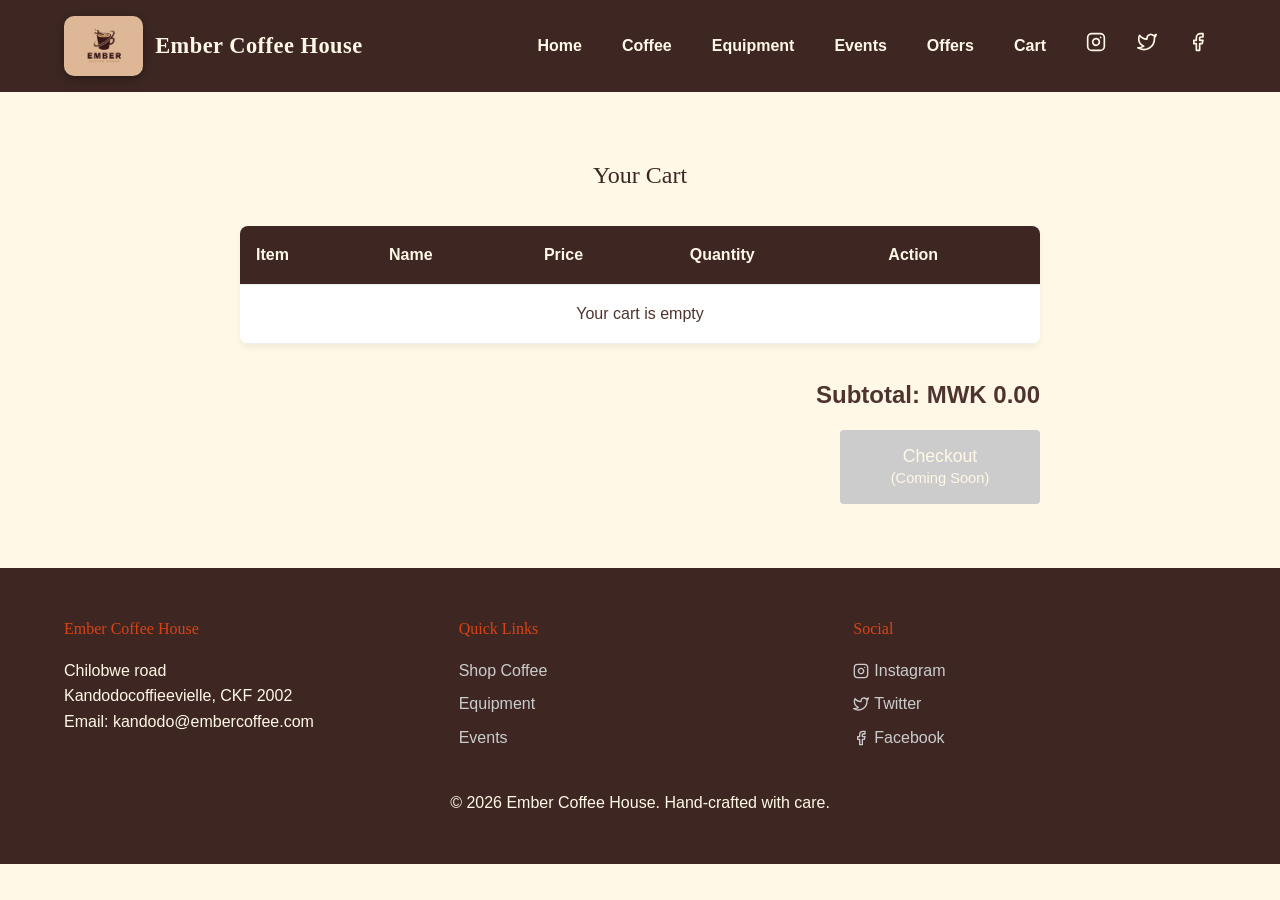
<file: shopping-cart.html>
<!DOCTYPE html>
<html lang="en">
<head>
  <meta charset="UTF-8">
  <meta name="viewport" content="width=device-width, initial-scale=1.0">
  <title>Ember Coffee House | Cart</title>
  <link rel="stylesheet" href="style.css">
</head>
<body>

  <!-- Header -->
  <header class="site-header">
    <div class="container header-inner">
      <a href="index.html" class="logo"><img src="logo/logo.png" alt="Ember Coffee House Logo" class="logo-img"><span class="logo-text">Ember Coffee House</span></a>
      <button class="hamburger" id="hamburger">☰</button>
      <nav class="main-nav" id="mainNav">
        <ul>
          <li><a href="index.html">Home</a></li>
          <li><a href="coffee-selection.html">Coffee</a></li>
          <li><a href="brewing-equipment.html">Equipment</a></li>
          <li><a href="events-workshops.html">Events</a></li>
          <li><a href="special-offers.html">Offers</a></li>
          <li><a href="shopping-cart.html">Cart</a></li>
          <li style="display: flex; gap: 15px; align-items: center; margin-left: auto;">
            <a href="#" style="color: var(--color-light);" title="Instagram"><svg width="20" height="20" viewBox="0 0 24 24" fill="none" stroke="currentColor" stroke-width="2" stroke-linecap="round" stroke-linejoin="round"><rect x="2" y="2" width="20" height="20" rx="5" ry="5"></rect><path d="M16 11.37A4 4 0 1 1 12.63 8 4 4 0 0 1 16 11.37z"></path><line x1="17.5" y1="6.5" x2="17.51" y2="6.5"></line></svg></a>
            <a href="#" style="color: var(--color-light);" title="Twitter"><svg width="20" height="20" viewBox="0 0 24 24" fill="none" stroke="currentColor" stroke-width="2" stroke-linecap="round" stroke-linejoin="round"><path d="M23 3a10.9 10.9 0 0 1-3.14 1.53 4.48 4.48 0 0 0-7.86 3v1A10.66 10.66 0 0 1 3 4s-4 9 5 13a11.64 11.64 0 0 1-7 2c9 5 20 0 20-11.5a4.5 4.5 0 0 0-.08-.83A7.72 7.72 0 0 0 23 3z"></path></svg></a>
            <a href="#" style="color: var(--color-light);" title="Facebook"><svg width="20" height="20" viewBox="0 0 24 24" fill="none" stroke="currentColor" stroke-width="2" stroke-linecap="round" stroke-linejoin="round"><path d="M18 2h-3a5 5 0 0 0-5 5v3H7v4h3v8h4v-8h3l1-4h-4V7a1 1 0 0 1 1-1h3z"></path></svg></a>
          </li>

        </ul>
      </nav>
    </div>
  </header>

  <main class="container section">
    
    <div style="text-align: center; margin-bottom: 2rem;">
      <h2>Your Cart</h2>
    </div>

    <div style="max-width: 800px; margin: 0 auto;">
      <table class="cart-table">
        <thead>
          <tr>
            <th>Item</th>
            <th>Name</th>
            <th>Price</th>
            <th>Quantity</th>
            <th>Action</th>
          </tr>
        </thead>
        <tbody id="cartTbody">
          <!-- Populated by JS -->
        </tbody>
      </table>

      <div class="cart-total">
        Subtotal: MWK <span id="cartTotal">0</span>
      </div>

      <div style="text-align: right;">
        <button class="btn" disabled style="width: 200px; font-size: 1.1rem; padding: 1rem;">Checkout<br><small>(Coming Soon)</small></button>
      </div>
    </div>

  </main>

  <!-- Footer -->
  <footer class="site-footer">
    <div class="container">
      <div class="footer-grid">
        <div>
          <h4>Ember Coffee House</h4>
          <p>Chilobwe road<br>Kandodocoffieevielle, CKF 2002</p>
          <p>Email: kandodo@embercoffee.com</p>
        </div>
        <div>
          <h4>Quick Links</h4>
          <ul class="footer-links">
            <li><a href="coffee-selection.html">Shop Coffee</a></li>
            <li><a href="brewing-equipment.html">Equipment</a></li>
            <li><a href="events-workshops.html">Events</a></li>
          </ul>
        </div>
        <div>
          <h4>Social</h4>
          <ul class="footer-links">
            <li><a href="#"><svg width="16" height="16" viewBox="0 0 24 24" fill="none" stroke="currentColor" stroke-width="2" stroke-linecap="round" stroke-linejoin="round" style="vertical-align: text-bottom; margin-right: 5px;"><rect x="2" y="2" width="20" height="20" rx="5" ry="5"></rect><path d="M16 11.37A4 4 0 1 1 12.63 8 4 4 0 0 1 16 11.37z"></path><line x1="17.5" y1="6.5" x2="17.51" y2="6.5"></line></svg>Instagram</a></li>
            <li><a href="#"><svg width="16" height="16" viewBox="0 0 24 24" fill="none" stroke="currentColor" stroke-width="2" stroke-linecap="round" stroke-linejoin="round" style="vertical-align: text-bottom; margin-right: 5px;"><path d="M23 3a10.9 10.9 0 0 1-3.14 1.53 4.48 4.48 0 0 0-7.86 3v1A10.66 10.66 0 0 1 3 4s-4 9 5 13a11.64 11.64 0 0 1-7 2c9 5 20 0 20-11.5a4.5 4.5 0 0 0-.08-.83A7.72 7.72 0 0 0 23 3z"></path></svg>Twitter</a></li>
            <li><a href="#"><svg width="16" height="16" viewBox="0 0 24 24" fill="none" stroke="currentColor" stroke-width="2" stroke-linecap="round" stroke-linejoin="round" style="vertical-align: text-bottom; margin-right: 5px;"><path d="M18 2h-3a5 5 0 0 0-5 5v3H7v4h3v8h4v-8h3l1-4h-4V7a1 1 0 0 1 1-1h3z"></path></svg>Facebook</a></li>
          </ul>
        </div>
      </div>
      <p>&copy; 2026 Ember Coffee House. Hand-crafted with care.</p>
    </div>
  </footer>

  <script src="script.js"></script>
</body>
</html>
</file>
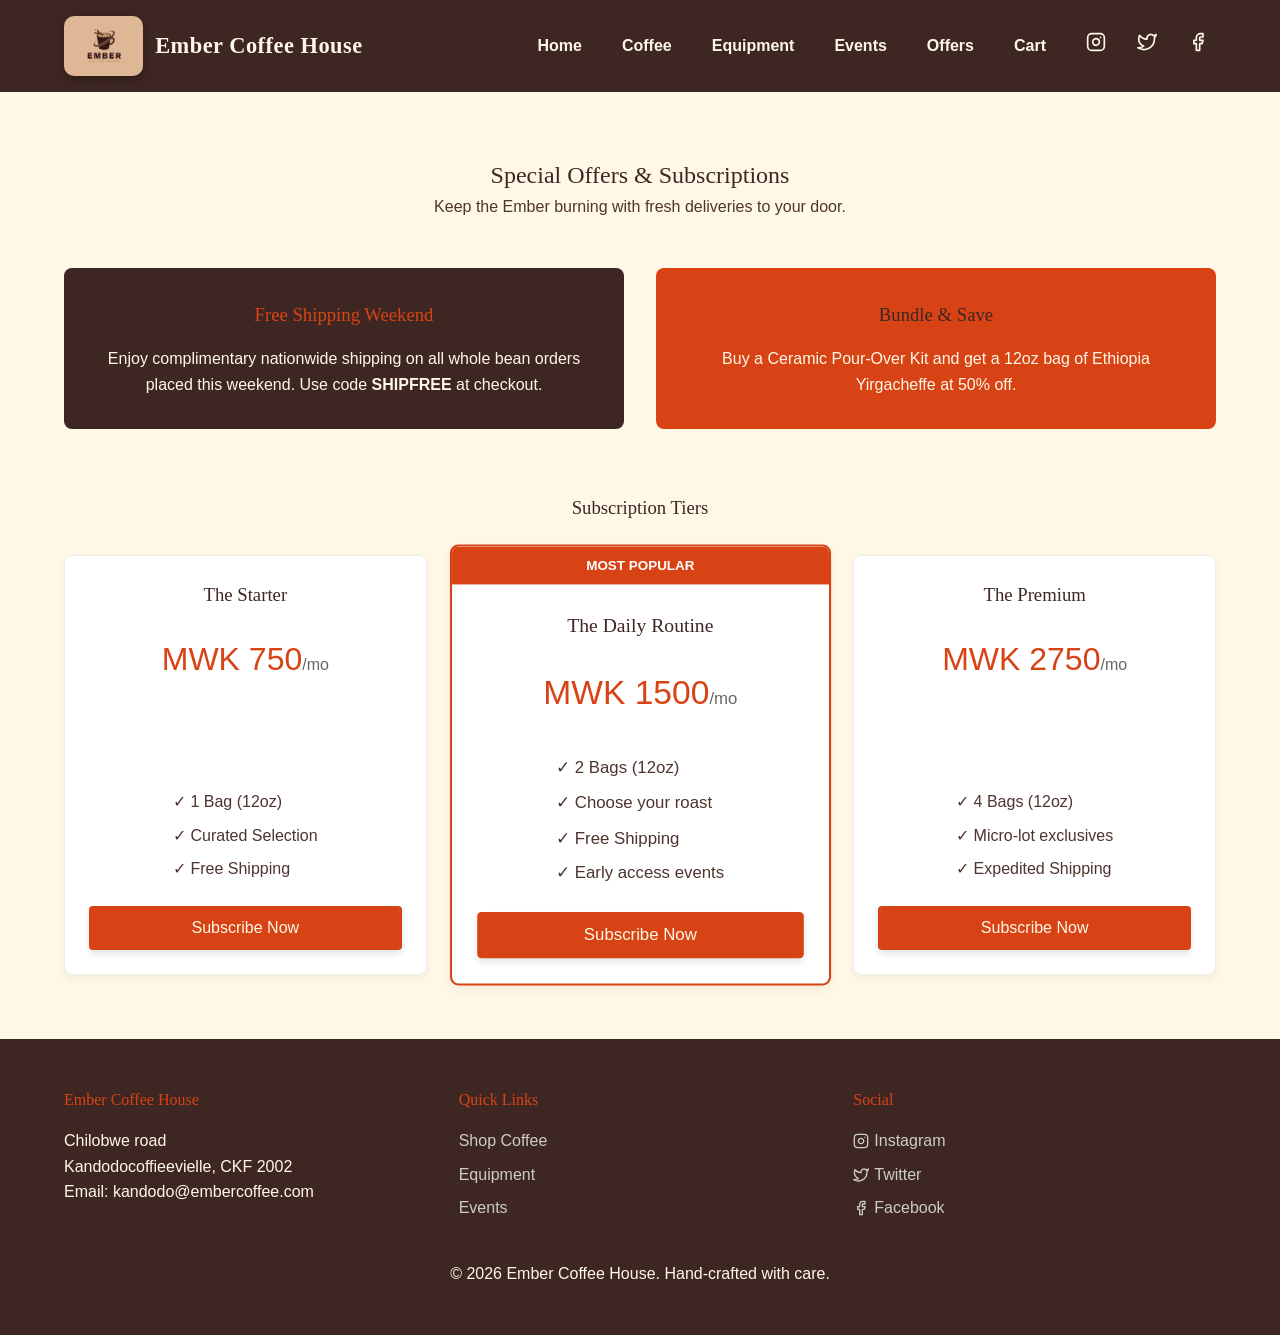
<file: special-offers.html>
<!DOCTYPE html>
<html lang="en">
<head>
  <meta charset="UTF-8">
  <meta name="viewport" content="width=device-width, initial-scale=1.0">
  <title>Ember Coffee House | Offers & Subscriptions</title>
  <link rel="stylesheet" href="style.css">
</head>
<body>

  <!-- Header -->
  <header class="site-header">
    <div class="container header-inner">
      <a href="index.html" class="logo"><img src="logo/logo.png" alt="Ember Coffee House Logo" class="logo-img"><span class="logo-text">Ember Coffee House</span></a>
      <button class="hamburger" id="hamburger">☰</button>
      <nav class="main-nav" id="mainNav">
        <ul>
          <li><a href="index.html">Home</a></li>
          <li><a href="coffee-selection.html">Coffee</a></li>
          <li><a href="brewing-equipment.html">Equipment</a></li>
          <li><a href="events-workshops.html">Events</a></li>
          <li><a href="special-offers.html">Offers</a></li>
          <li><a href="shopping-cart.html">Cart</a></li>
          <li style="display: flex; gap: 15px; align-items: center; margin-left: auto;">
            <a href="#" style="color: var(--color-light);" title="Instagram"><svg width="20" height="20" viewBox="0 0 24 24" fill="none" stroke="currentColor" stroke-width="2" stroke-linecap="round" stroke-linejoin="round"><rect x="2" y="2" width="20" height="20" rx="5" ry="5"></rect><path d="M16 11.37A4 4 0 1 1 12.63 8 4 4 0 0 1 16 11.37z"></path><line x1="17.5" y1="6.5" x2="17.51" y2="6.5"></line></svg></a>
            <a href="#" style="color: var(--color-light);" title="Twitter"><svg width="20" height="20" viewBox="0 0 24 24" fill="none" stroke="currentColor" stroke-width="2" stroke-linecap="round" stroke-linejoin="round"><path d="M23 3a10.9 10.9 0 0 1-3.14 1.53 4.48 4.48 0 0 0-7.86 3v1A10.66 10.66 0 0 1 3 4s-4 9 5 13a11.64 11.64 0 0 1-7 2c9 5 20 0 20-11.5a4.5 4.5 0 0 0-.08-.83A7.72 7.72 0 0 0 23 3z"></path></svg></a>
            <a href="#" style="color: var(--color-light);" title="Facebook"><svg width="20" height="20" viewBox="0 0 24 24" fill="none" stroke="currentColor" stroke-width="2" stroke-linecap="round" stroke-linejoin="round"><path d="M18 2h-3a5 5 0 0 0-5 5v3H7v4h3v8h4v-8h3l1-4h-4V7a1 1 0 0 1 1-1h3z"></path></svg></a>
          </li>

        </ul>
      </nav>
    </div>
  </header>

  <main class="container section">
    
    <div style="text-align: center; margin-bottom: 3rem;">
      <h2>Special Offers & Subscriptions</h2>
      <p>Keep the Ember burning with fresh deliveries to your door.</p>
    </div>

    <!-- Promotions -->
    <div class="grid" style="margin-bottom: 4rem;">
      <div style="background: var(--color-dark); color: var(--color-light); padding: 2rem; border-radius: 8px; text-align: center;">
        <h3 style="color: var(--color-accent); margin-bottom: 1rem;">Free Shipping Weekend</h3>
        <p>Enjoy complimentary nationwide shipping on all whole bean orders placed this weekend. Use code <strong>SHIPFREE</strong> at checkout.</p>
      </div>
      <div style="background: var(--color-accent); color: var(--color-light); padding: 2rem; border-radius: 8px; text-align: center;">
        <h3 style="color: var(--color-dark); margin-bottom: 1rem;">Bundle & Save</h3>
        <p>Buy a Ceramic Pour-Over Kit and get a 12oz bag of Ethiopia Yirgacheffe at 50% off.</p>
      </div>
    </div>

    <!-- Subscriptions -->
    <h3 style="text-align: center; margin-bottom: 2rem;">Subscription Tiers</h3>
    <div class="grid">
      
      <div class="card" style="text-align: center; border: 1px solid #eee;">
        <div class="card-body">
          <h3>The Starter</h3>
          <p style="font-size: 2rem; color: var(--color-accent); margin: 1rem 0;">MWK 750<span style="font-size: 1rem; color: #666;">/mo</span></p>
          <ul style="list-style: none; text-align: left; margin: 1rem auto; max-width: 200px;">
            <li style="margin-bottom: 0.5rem;">✓ 1 Bag (12oz)</li>
            <li style="margin-bottom: 0.5rem;">✓ Curated Selection</li>
            <li style="margin-bottom: 0.5rem;">✓ Free Shipping</li>
          </ul>
          <button class="btn" style="width: 100%; margin-top: auto;" onclick="alert('Subscription feature coming soon!')">Subscribe Now</button>
        </div>
      </div>

      <div class="card" style="text-align: center; border: 2px solid var(--color-accent); transform: scale(1.05); z-index: 1;">
        <div style="background: var(--color-accent); color: #fff; padding: 0.5rem; font-weight: bold; text-transform: uppercase; font-size: 0.8rem;">Most Popular</div>
        <div class="card-body">
          <h3>The Daily Routine</h3>
          <p style="font-size: 2rem; color: var(--color-accent); margin: 1rem 0;">MWK 1500<span style="font-size: 1rem; color: #666;">/mo</span></p>
          <ul style="list-style: none; text-align: left; margin: 1rem auto; max-width: 200px;">
            <li style="margin-bottom: 0.5rem;">✓ 2 Bags (12oz)</li>
            <li style="margin-bottom: 0.5rem;">✓ Choose your roast</li>
            <li style="margin-bottom: 0.5rem;">✓ Free Shipping</li>
            <li style="margin-bottom: 0.5rem;">✓ Early access events</li>
          </ul>
          <button class="btn" style="width: 100%; margin-top: auto;" onclick="alert('Subscription feature coming soon!')">Subscribe Now</button>
        </div>
      </div>

      <div class="card" style="text-align: center; border: 1px solid #eee;">
        <div class="card-body">
          <h3>The Premium</h3>
          <p style="font-size: 2rem; color: var(--color-accent); margin: 1rem 0;">MWK 2750<span style="font-size: 1rem; color: #666;">/mo</span></p>
          <ul style="list-style: none; text-align: left; margin: 1rem auto; max-width: 200px;">
            <li style="margin-bottom: 0.5rem;">✓ 4 Bags (12oz)</li>
            <li style="margin-bottom: 0.5rem;">✓ Micro-lot exclusives</li>
            <li style="margin-bottom: 0.5rem;">✓ Expedited Shipping</li>
          </ul>
          <button class="btn" style="width: 100%; margin-top: auto;" onclick="alert('Subscription feature coming soon!')">Subscribe Now</button>
        </div>
      </div>

    </div>

  </main>

  <!-- Footer -->
  <footer class="site-footer">
    <div class="container">
      <div class="footer-grid">
        <div>
          <h4>Ember Coffee House</h4>
          <p>Chilobwe road<br>Kandodocoffieevielle, CKF 2002</p>
          <p>Email: kandodo@embercoffee.com</p>
        </div>
        <div>
          <h4>Quick Links</h4>
          <ul class="footer-links">
            <li><a href="coffee-selection.html">Shop Coffee</a></li>
            <li><a href="brewing-equipment.html">Equipment</a></li>
            <li><a href="events-workshops.html">Events</a></li>
          </ul>
        </div>
        <div>
          <h4>Social</h4>
          <ul class="footer-links">
            <li><a href="#"><svg width="16" height="16" viewBox="0 0 24 24" fill="none" stroke="currentColor" stroke-width="2" stroke-linecap="round" stroke-linejoin="round" style="vertical-align: text-bottom; margin-right: 5px;"><rect x="2" y="2" width="20" height="20" rx="5" ry="5"></rect><path d="M16 11.37A4 4 0 1 1 12.63 8 4 4 0 0 1 16 11.37z"></path><line x1="17.5" y1="6.5" x2="17.51" y2="6.5"></line></svg>Instagram</a></li>
            <li><a href="#"><svg width="16" height="16" viewBox="0 0 24 24" fill="none" stroke="currentColor" stroke-width="2" stroke-linecap="round" stroke-linejoin="round" style="vertical-align: text-bottom; margin-right: 5px;"><path d="M23 3a10.9 10.9 0 0 1-3.14 1.53 4.48 4.48 0 0 0-7.86 3v1A10.66 10.66 0 0 1 3 4s-4 9 5 13a11.64 11.64 0 0 1-7 2c9 5 20 0 20-11.5a4.5 4.5 0 0 0-.08-.83A7.72 7.72 0 0 0 23 3z"></path></svg>Twitter</a></li>
            <li><a href="#"><svg width="16" height="16" viewBox="0 0 24 24" fill="none" stroke="currentColor" stroke-width="2" stroke-linecap="round" stroke-linejoin="round" style="vertical-align: text-bottom; margin-right: 5px;"><path d="M18 2h-3a5 5 0 0 0-5 5v3H7v4h3v8h4v-8h3l1-4h-4V7a1 1 0 0 1 1-1h3z"></path></svg>Facebook</a></li>
          </ul>
        </div>
      </div>
      <p>&copy; 2026 Ember Coffee House. Hand-crafted with care.</p>
    </div>
  </footer>

  <script src="script.js"></script>
</body>
</html>
</file>
<file: style.css>
/* reset & base */
*, *::before, *::after {
  box-sizing: border-box;
  margin: 0;
  padding: 0;
}

:root {
  --color-dark: #3E2723; /* Charcoal / Dark Brown */
  --color-light: #FFF8E7; /* Off-white / Cream */
  --color-accent: #D84315; /* Amber / Rust */
  --color-accent-hover: #BF360C;
  --color-text: #4E342E;
  
  --font-heading: 'Georgia', serif;
  --font-body: 'Helvetica Neue', Arial, sans-serif;
  
  --transition-speed: 0.3s;
}

body {
  font-family: var(--font-body);
  background-color: var(--color-light);
  color: var(--color-text);
  line-height: 1.6;
}

h1, h2, h3, h4 {
  font-family: var(--font-heading);
  color: var(--color-dark);
  font-weight: normal;
}

a {
  color: var(--color-dark);
  text-decoration: none;
  transition: color var(--transition-speed);
}

a:hover {
  color: var(--color-accent);
}

img {
  max-width: 100%;
  display: block;
}

/* layout utility */
.container {
  width: 90%;
  max-width: 1200px;
  margin: 0 auto;
}

.section {
  padding: 4rem 0;
}

/* header & nav */
.site-header {
  background-color: var(--color-dark);
  color: var(--color-light);
  padding: 1rem 0;
  position: sticky;
  top: 0;
  z-index: 100;
}

.header-inner {
  display: flex;
  justify-content: space-between;
  align-items: center;
}

.logo {
  font-family: var(--font-heading);
  font-size: 1.8rem;
  color: var(--color-light);
}

.logo:hover {
  color: var(--color-accent);
}

.main-nav ul {
  display: flex;
  list-style: none;
  gap: 1.5rem;
  align-items: center;
}

.main-nav a {
  color: var(--color-light);
  font-weight: bold;
  padding: 0.5rem;
}

.main-nav a:hover {
  color: var(--color-accent);
}

.hamburger {
  display: none;
  background: none;
  border: none;
  color: var(--color-light);
  font-size: 1.5rem;
  cursor: pointer;
}

/* buttons */
.btn {
  display: inline-block;
  background-color: var(--color-accent);
  color: var(--color-light);
  padding: 0.8rem 1.5rem;
  border-radius: 4px;
  border: none;
  cursor: pointer;
  font-size: 1rem;
  transition: background-color var(--transition-speed), transform var(--transition-speed);
  box-shadow: 0 4px 6px rgba(0,0,0,0.1);
}

.btn:hover {
  background-color: var(--color-accent-hover);
  color: var(--color-light);
  transform: translateY(-2px);
}

.btn:disabled {
  background-color: #ccc;
  cursor: not-allowed;
  transform: none;
  box-shadow: none;
}

/* hero */
.hero {
  position: relative;
  height: 60vh;
  min-height: 400px;
  background-color: var(--color-dark);
  overflow: hidden;
  display: flex;
  align-items: center;
  justify-content: center;
  text-align: center;
}

.hero-slideshow {
  position: absolute;
  top: 0; left: 0; width: 100%; height: 100%;
  z-index: 1;
  display: flex;
  transition: transform 1s ease-in-out;
}

.slide {
  flex: 0 0 100%;
  height: 100%;
  background-size: cover;
  background-position: center;
  position: relative;
}

.slide::after {
  content: "";
  position: absolute;
  top: 0; left: 0; width: 100%; height: 100%;
  background: rgba(0, 0, 0, 0.5);
}

.hero-content {
  position: relative;
  z-index: 2;
  color: var(--color-light);
  padding: 2rem;
}

.hero-content h1 {
  color: var(--color-light);
  font-size: 3rem;
  margin-bottom: 1rem;
  text-shadow: 2px 2px 4px rgba(0,0,0,0.5);
}

.hero-content p {
  font-size: 1.2rem;
}

/* cards */
.grid {
  display: grid;
  grid-template-columns: repeat(auto-fit, minmax(300px, 1fr));
  gap: 2rem;
}

.card {
  background-color: #fff;
  border-radius: 8px;
  overflow: hidden;
  box-shadow: 0 4px 10px rgba(0,0,0,0.05);
  transition: transform var(--transition-speed), box-shadow var(--transition-speed);
  display: flex;
  flex-direction: column;
}

.card:hover {
  transform: translateY(-5px);
  box-shadow: 0 8px 20px rgba(0,0,0,0.1);
}

.card-img {
  height: 200px;
  object-fit: cover;
  width: 100%;
}

.card-body {
  padding: 1.5rem;
  flex-grow: 1;
  display: flex;
  flex-direction: column;
}

.card-body h3 {
  margin-bottom: 0.5rem;
}

.card-body p {
  margin-bottom: 1rem;
  color: #666;
  flex-grow: 1;
}

/* modal */
.modal-overlay {
  position: fixed;
  top: 0; left: 0; width: 100%; height: 100%;
  background: rgba(0,0,0,0.7);
  display: flex;
  align-items: center;
  justify-content: center;
  z-index: 1000;
  opacity: 0;
  visibility: hidden;
  transition: opacity var(--transition-speed);
}

.modal-overlay.show {
  opacity: 1;
  visibility: visible;
}

.modal-content {
  background: var(--color-light);
  padding: 2rem;
  border-radius: 8px;
  max-width: 400px;
  width: 90%;
  text-align: center;
  position: relative;
}

.modal-close {
  position: absolute;
  top: 10px; right: 15px;
  background: none;
  border: none;
  font-size: 1.5rem;
  cursor: pointer;
  color: #999;
}

.modal-close:hover {
  color: var(--color-dark);
}

/* forms */
.form-group {
  margin-bottom: 1rem;
  text-align: left;
}

.form-group label {
  display: block;
  margin-bottom: 0.3rem;
  font-weight: bold;
}

.form-control {
  width: 100%;
  padding: 0.8rem;
  border: 1px solid #ccc;
  border-radius: 4px;
  font-family: var(--font-body);
}

.form-control:focus {
  outline: none;
  border-color: var(--color-accent);
  box-shadow: 0 0 5px rgba(217, 119, 54, 0.3);
}

/* search */
.search-bar {
  margin-bottom: 2rem;
  text-align: center;
}

.search-input {
  width: 100%;
  max-width: 500px;
  padding: 1rem;
  border: 2px solid var(--color-dark);
  border-radius: 25px;
  font-size: 1.1rem;
  transition: box-shadow var(--transition-speed);
}

.search-input:focus {
  outline: none;
  box-shadow: 0 0 10px rgba(217, 119, 54, 0.4);
  border-color: var(--color-accent);
}

/* footer */
.site-footer {
  background-color: var(--color-dark);
  color: var(--color-light);
  padding: 3rem 0;
  text-align: center;
}

.footer-grid {
  display: grid;
  grid-template-columns: repeat(auto-fit, minmax(200px, 1fr));
  gap: 2rem;
  margin-bottom: 2rem;
  text-align: left;
}

.footer-grid h4 {
  color: var(--color-accent);
  margin-bottom: 1rem;
}

.footer-links {
  list-style: none;
}

.footer-links li {
  margin-bottom: 0.5rem;
}

.footer-links a {
  color: #ccc;
}

.footer-links a:hover {
  color: var(--color-light);
}

/* table (cart) */
.cart-table {
  width: 100%;
  border-collapse: collapse;
  margin-bottom: 2rem;
  background: #fff;
  border-radius: 8px;
  overflow: hidden;
  box-shadow: 0 4px 6px rgba(0,0,0,0.05);
}

.cart-table th, .cart-table td {
  padding: 1rem;
  text-align: left;
  border-bottom: 1px solid #eee;
}

.cart-table th {
  background-color: var(--color-dark);
  color: var(--color-light);
}

.cart-table img {
  width: 50px;
  height: 50px;
  object-fit: cover;
  border-radius: 4px;
}

.cart-total {
  text-align: right;
  font-size: 1.5rem;
  font-weight: bold;
  margin-bottom: 1rem;
}

/* media queries */
@media (max-width: 768px) {
  .hamburger {
    display: block;
  }
  
  .main-nav {
    display: none;
    position: absolute;
    top: 100%;
    left: 0;
    width: 100%;
    background-color: var(--color-dark);
    padding: 1rem 0;
  }
  
  .main-nav.open {
    display: block;
  }
  
  .main-nav ul {
    flex-direction: column;
    align-items: center;
  }
  
  .hero-content h1 {
    font-size: 2rem;
  }
}

/* Logo — image + text side by side */
.logo {
  display: flex !important;
  align-items: center;
  gap: 12px;
  text-decoration: none;
}
.logo-img {
  height: 60px;
  width: auto;
  object-fit: contain;
  border-radius: 10px;
  flex-shrink: 0;
  background-color: #DEB896;  /* lighter warm tan background */
  padding: 6px 10px;
  box-shadow: 0 3px 10px rgba(0,0,0,0.35);
}
.logo-text {
  font-size: 1.4rem;
  font-weight: 700;
  color: var(--color-light);
  letter-spacing: 0.5px;
  white-space: nowrap;
}
</file>
